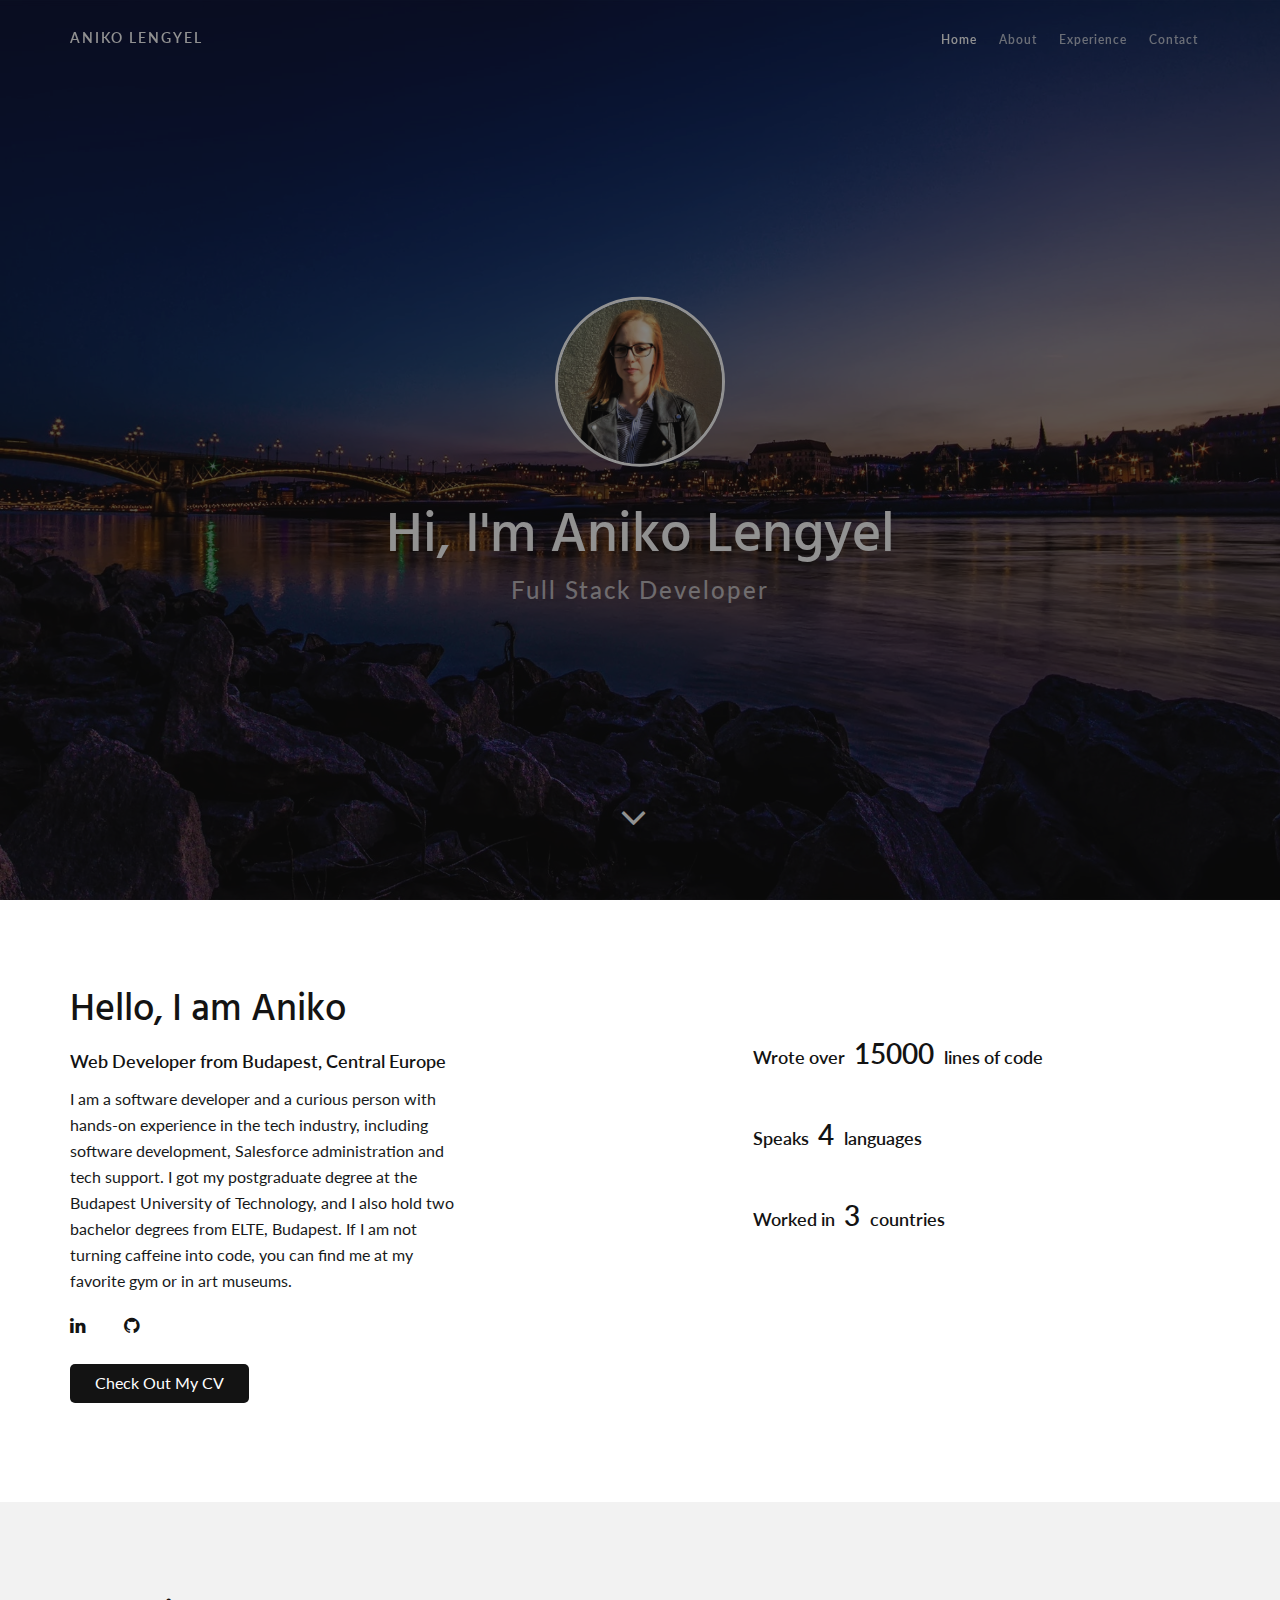
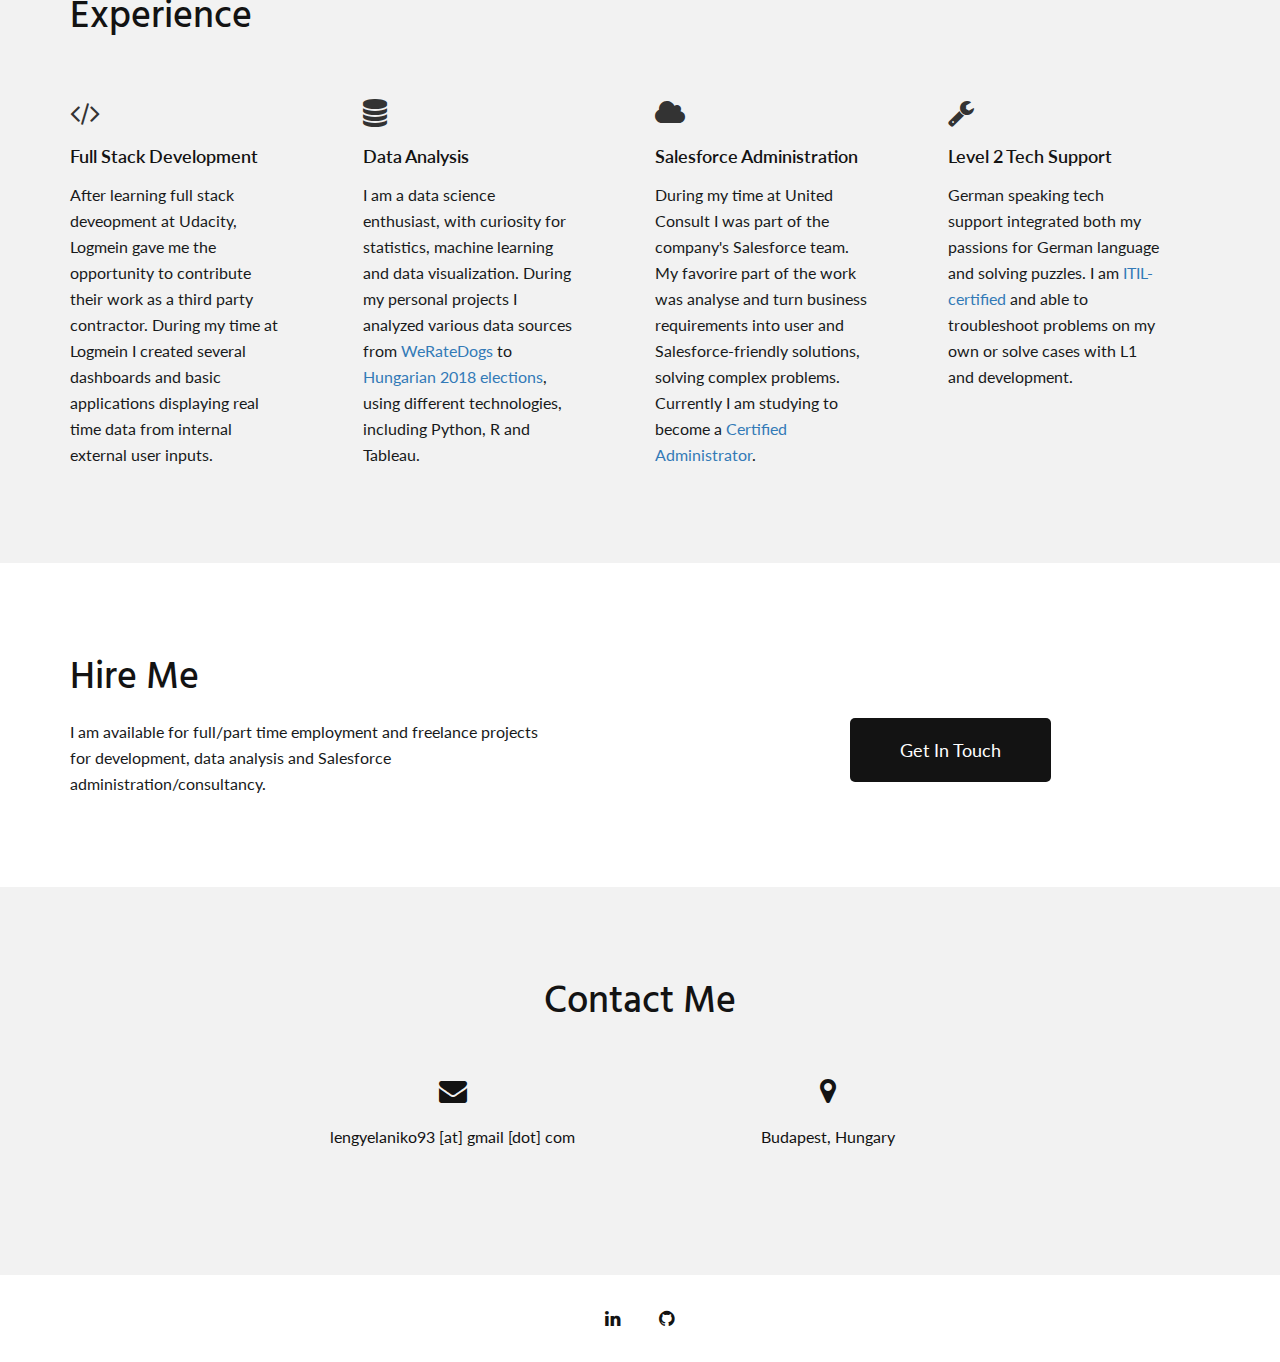
<file: index.html>
<!DOCTYPE html>
<html lang="en">

<head>
	<!-- meta -->
	<meta charset="utf-8">
	<meta http-equiv="X-UA-Compatible" content="IE=edge">
	<meta name="viewport" content="width=device-width, initial-scale=1">
	<title>Aniko - Personal Portfolio</title>

	<!-- tab img -->
	<link rel="icon" href="assets/img/favicon.ico" type="image/x-icon">

	<!-- css plugin -->
	<link rel="stylesheet" href="assets/css/bootstrap.min.css">
	<link rel="stylesheet" href="assets/css/font-awesome.min.css">
	<link rel="stylesheet" href="assets/css/magnific-popup.css">
	<link rel="stylesheet" href="assets/css/flexslider.css">
	<link rel="stylesheet" href="assets/css/aos.css">

	<!-- main css -->
	<link rel="stylesheet" href="assets/css/style.css">
	<link rel="stylesheet" href="assets/css/style-responsives.css">

	<!-- google fonts -->
	<link href="https://fonts.googleapis.com/css?family=Hind:600|Lato:300,400" rel="stylesheet">

	<!--[if lt IE 9]>
      <script src="https://oss.maxcdn.com/html5shiv/3.7.3/html5shiv.min.js"></script>
      <script src="https://oss.maxcdn.com/respond/1.4.2/respond.min.js"></script>
    <![endif]-->

	<!-- fa icons -->


<body>

	<!-- // PRELOADER BEGIN -->
	<div id="preloader">
		<div id="status">
			<div class="loader-revolve center">
				<span></span>
			</div>
		</div>
	</div>
	<!-- // PRELOADER END -->

	<!-- // NAVIGATION BEGIN -->
	<div id="navigation">
		<div class="container">
			<div class="row">
				<div class="col-sm-3">
					<div class="logo">
						<a href="index.html">Aniko Lengyel</a>
					</div>
				</div>

				<div class="col-sm-9">
					<div class="navigation-menu">
						<div class="navbar">
							<div class="navbar-header">
								<button type="button" class="navbar-toggle" data-toggle="collapse" data-target=".navbar-collapse">
									<span class="sr-only">Toggle navigation</span>
									<span class="icon-bar"></span>
									<span class="icon-bar"></span>
									<span class="icon-bar"></span>
								</button>
							</div>

							<div class="navbar-collapse collapse">
								<ul class="nav navbar-nav navbar-right">
									<li><a class="active smoth-scroll" href="#home">Home</a></li>
									<li><a class="smoth-scroll" href="#about">About</a></li>
									<li><a class="smoth-scroll" href="#experience">Experience</a></li>
									<li><a class="smoth-scroll" href="#contact">Contact</a></li>
								</ul>
							</div>
						</div>
					</div>
				</div>
			</div>
		</div>
	</div>
	<!-- // NAVIGATION END -->

	<!-- // HOME BEGIN -->
	<div id="home" class="home-bg" style="background-image: url('assets/img/budapest_bridge.jpeg')" data-stellar-background-ratio="0.6">
		<div class="overlay">
			<div class="container">
				<div class="row">
					<div class="home-text">
						<div class="profile-pic" data-aos="fade-zoom-in" data-aos-easing="ease-in-back" data-aos-delay="300" data-aos-offset="0">
							<img src="assets/img/profile_linkedin_edited_filtered.jpg"/>
						</div>

						<div data-aos="fade-zoom-in" data-aos-easing="ease-in-back" data-aos-delay="300" data-aos-offset="0">
							<h1>Hi, I'm Aniko Lengyel</h1>
							<h3 id="text-rotator">
								<div>Full Stack Developer</div>
								<div>Data Science Enthusiast</div>
								<div>Certified Translator</div>
							</h3>
						</div>
					</div>
					<a class="smoth-scroll" href="#about"><i class="fa fa-angle-down arrow"></i></a>
				</div>
			</div>
		</div>
	</div>
	<!-- // HOME END -->

	<!-- // ABOUT BEGIN -->
	<section id="about">
		<div class="container">
			<div class="row">
				<div class="description col-md-6 col-sm-4 col-xs-12">
					<h2>Hello, I am Aniko</h2>
					<h4>Web Developer from Budapest, Central Europe</h4>
					<p>I am a software developer and a curious person with hands-on experience in the tech industry, including
						software development, Salesforce administration and tech support. I got my postgraduate
						degree at the Budapest University of Technology, and I also hold two bachelor degrees from ELTE, Budapest. If I am not turning caffeine into code, you can find me
						at my favorite gym or in art museums.
					</p>

					<ul class="social-icons">
						<li><a href="#"><i class="fa fa-linkedin"></i></a></li>
						<li><a href="#"><i class="fa fa-github"></i></a></li>
					</ul>

					<p>
						<a href="../assets/Aniko_Lengyel_Resume.pdf" class="btn btn-dark with-arrow smoth-scroll">Check out my CV
							<i class="fa fa-file"></i>
						</a>
					</p>
				</div>

				<div class="facts col-md-5 col-sm-5 col-xs-12">

						<div class="">
							<div class="count-item">
								<div class="count-name-intro inline-block">Wrote over</div>
								<div class="numscroller inline-block counter-padding" data-slno='1' data-min='0' data-max='15000' data-delay='10' data-increment="5">15000</div>
								<div class="count-name-intro inline-block">lines of code</div>
							</div>
						</div>

						<div class="">
							<div class="count-item">
								<div class="count-name-intro inline-block">Speaks</div>
								<div class="numscroller inline-block counter-padding" data-slno='1' data-min='0' data-max='4' data-delay='10' data-increment="5">4</div>
								<div class="count-name-intro inline-block">languages</div>
							</div>
						</div>

						<div class="">
							<div class="count-item">
								<div class="count-name-intro inline-block">Worked in</div>
								<div class="numscroller inline-block counter-padding" data-slno='1' data-min='0' data-max='3' data-delay='10' data-increment="5">3</div>
								<div class="count-name-intro inline-block">countries</div>
							</div>
						</div>

				</div>
			</div>
		</div>
	</section>
	<!-- // ABOUT END -->

	<!-- // SERVICES BEGIN -->
	<section id="experience">
		<div class="container">
			<div class="row">
				<div class="col-md-12">
					<h2>Experience</h2>
				</div>

				<div class="col-md-12">
					<div class="row">

						<div class="col-md-3 col-sm-6">
							<div class="experience-item">
								<i class="fa fa-code fa-2x"></i>
								<h4>Full Stack Development</h4>
								<p>After learning full stack deveopment at Udacity, Logmein gave me the opportunity to contribute their work as a third party contractor.
								During my time at Logmein I created several dashboards and basic applications displaying real time data from internal external user inputs.</p>
							</div>
						</div>

						<div class="col-md-3 col-sm-6">
							<div class="experience-item">
								<i class="fa fa-database fa-2x"></i>
								<h4>Data Analysis</h4>
								<p>I am a data science enthusiast, with curiosity for statistics, machine learning and data visualization.
									During my personal projects I analyzed various data sources from <a href="https://twitter.com/dog_rates">WeRateDogs</a>
									to <a href="https://en.wikipedia.org/wiki/Hungarian_parliamentary_election,_2018">Hungarian 2018 elections</a>, using different technologies,
									including Python, R and Tableau.</p>
							</div>
						</div>

						<div class="col-md-3 col-sm-6">
							<div class="experience-item">
								<i class="fa fa-cloud fa-2x"></i>
								<h4>Salesforce Administration</h4>
								<p>During my time at United Consult I was part of the company's Salesforce team. My favorire part of the work was analyse and turn business requirements into
									user and Salesforce-friendly solutions, solving complex problems. Currently I am studying to become a <a href="http://certification.salesforce.com/administratoroverview">Certified Administrator</a>.</p>
							</div>
						</div>

						<div class="col-md-3 col-sm-6">
							<div class="experience-item">
								<i class="fa fa-wrench fa-2x"></i>
								<h4>Level 2 Tech Support</h4>
								<p>German speaking tech support integrated both my passions for German language and solving puzzles.
								I am <a href="https://www.axelos.com/certifications/itil-certifications/itil-foundation-level"> ITIL-certified </a> and able to troubleshoot problems on my own or solve cases with L1 and development.</p>
							</div>
						</div>

					</div>
				</div>
			</div>
		</div>
	</section>
	<!-- // SERVICES END -->

	<!-- // HIRE BEGIN -->
	<section id="hire">
		<div class="container">
			<div class="row">
				<div class="col-md-8 col-sm-6 col-xs-12">
					<h2>Hire Me</h2>
					<p>
						I am available for full/part time employment and freelance projects for development, data analysis and Salesforce
						administration/consultancy.
					</p>
				</div>

				<div class="col-md-4 col-sm-6 col-xs-12">
					<p>
						<a href="#contact" class="btn-dark btn btn-lg smoth-scroll">Get in Touch</a>
					</p>
				</div>
			</div>
		</div>
	</section>
	<!-- // HIRE END -->

	<!-- // CONTACT BEGIN -->
	<section id="contact">
		<div class="container text-center">
			<div class="row">
				<div class="col-md-12 text-center">
					<h2>Contact Me</h2>
				</div>

				<div class="address-icons col-md-8 col-md-offset-2">
					<div class="col-md-6 col-sm-6">
						<i class="fa fa-envelope fa-2x"></i>
						<p>lengyelaniko93 [at] gmail [dot] com</p>
					</div>

					<div class="col-md-6 col-sm-6">
						<i class="fa fa-map-marker fa-2x"></i>
						<p>
						Budapest, Hungary
						</p>
					</div>

				</div>
			</div>
		</div>
	</section>
	<!-- // CONTACT END-->

	<!-- // FOOTER BEGIN -->
	<footer id="footer">
		<div class="container">
			<div class="col-md-12 text-center">
				<ul class="social-icons-footer">
					<li><a href="https://www.linkedin.com/in/aniko-lengyel"><i class="fa fa-linkedin"></i></a></li>
					<li><a href="https://github.com/anikolengyel"><i class="fa fa-github"></i></a></li>
				</ul>

			</div>
		</div>
	</footer>
	<!-- // FOOTER END -->




	<!-- js plugin -->
	<script src="assets/js/jquery.js"></script>
	<script src="assets/js/bootstrap.min.js"></script>
	<script src="assets/js/jquery.stellar.min.js"></script>
	<script src="assets/js/text-rotate.js"></script>
	<!-- <script src="assets/js/numscroller.js"></script> -->
	<script src="assets/js/jquery.appear.js"></script>
	<script src="assets/js/progress-bar.min.js"></script>
	<script src="assets/js/jquery.mixitup.js"></script>
	<script src="assets/js/jquery.magnific-popup.min.js"></script>
	<script src="assets/js/magnific-popup-options.js"></script>
	<script src="assets/js/jquery.flexslider-min.js"></script>
	<script src="assets/js/aos.js"></script>
	<script src="assets/js/app.js"></script>

	<!-- main js -->
	<script src="assets/js/main.js"></script>
</body>

</html>
</file>
<file: assets/css/style.css>
/*
* Dew Templates (Personal Portofolio)
* Created by : vavelo
* Version : 1.1
*/

/* INDEX OF CONTENTS CSS
=================================================
  XX. GOOGLE FONTS & FONTS FAMILY
  01. TYPOGRAPHY
  02. GENERAL
  03. PRELOADER
  04. NAVIGATION
  05. HOME
  06. ABOUT
  07. SKILLS
  08. PORTFOLIO
  09. SERVICES
  10. HIRE
  11. TESTIMONIALS
  12. BLOG
  13. CONTACT
  14. BLOG POST
  15. POST
*/

/* XX. GOOGLE FONTS & FONTS FAMILY
=================================================*/

/*
font-family: 'Hind', sans-serif;
font-family: 'Lato', sans-serif;
*/

/* 01. TYPOGRAPHY
=================================================*/

h1,
h2 {
	font-family: 'Hind', sans-serif;
	margin: 0;
	padding: 0;
}

h3,
h4,
h5,
h6,
p,
a {
	font-family: 'Lato', sans-serif;
	margin: 0;
	padding: 0;
}

h2 {
	font-size: 2.7em;
	margin-bottom: 20px;
	color: #131313;
}

h4 {
	font-weight: 600;
	margin-bottom: 15px;
	color: #131313;
}

p {
	color: #181a1b;
	font-size: 16px;
}

/* 02. GENERAL
=================================================*/

body {
	font-family: 'Lato', sans-serif;
	line-height: 26px;
	margin: 0;
	padding: 0;
}

.btn {
	padding: 8px 25px;
	text-transform: capitalize;
	-webkit-border-radius: 5px;
	-moz-border-radius: 5px;
	-ms-border-radius: 5px;
	border-radius: 5px;
	margin-right: 4px;
	margin-bottom: 4px;
	-webkit-transition: 0.5s;
	-o-transition: 0.5s;
	transition: 0.5s;
	font-size: 16px;
}

.btn:hover,
.btn:active,
.btn:focus {
	box-shadow: none !important;
	outline: none !important;
}

.btn-lg {
	padding: 20px 50px;
	font-size: 18px;
}

.btn-light {
	background: #48b14d;
	color: #fff;
	border: none;
}

.btn-light:hover,
.btn-light:focus,
.btn-light:active {
	background: #616161 !important;
	color: #fff;
	visibility: visible;
	opacity: 1;
}

.btn-dark {
	background: #131313;
	color: #fff;
	border: none;
}

.btn-dark:hover,
.btn-dark:focus,
.btn-dark:active {
	background: #38255e !important;
	visibility: visible;
	color: #fff;
}

.btn.with-arrow {
	position: relative;
	-webkit-transition: 0.3s;
	-o-transition: 0.3s;
	transition: 0.3s;
}

.btn.with-arrow:hover {
	padding-right: 50px;
}

.btn.with-arrow i {
	visibility: hidden;
	opacity: 0;
	position: absolute;
	right: 0px;
	top: 50%;
	margin-top: -8px;
	-webkit-transition: 0.2s;
	-o-transition: 0.2s;
	transition: 0.2s;
}

.btn.with-arrow:hover i {
	color: #fff;
	right: 18px;
	visibility: visible;
	opacity: 1;
}

/* 03. PRELOADER
=================================================*/

#preloader {
	position: fixed;
	background: #131313;
	top: 0;
	left: 0;
	right: 0;
	bottom: 0;
	-webkit-background-size: cover;
	-moz-background-size: cover;
	-o-background-size: cover;
	background-size: cover;
	height: 100%;
	z-index: 10000;
}

#status {
	position: absolute;
	left: 0;
	top: 0;
	right: 0;
	bottom: 0;
	display: flex;
	justify-content: center;
	align-items: center;
	transition: opacity .5s ease-in-out;
}

.loader-revolve {
	height: 32px;
	width: 32px;
}

.loader-revolve::after {
	position: absolute;
	display: block;
	background: #fff;
	content: "";
	top: 0;
	left: 0;
	bottom: 0;
	right: 0;
	margin: auto;
	width: 12px;
	height: 12px;
	top: 0;
	left: 0;
	bottom: 0;
	right: 0;
	margin: auto;
	border-radius: 50%;
	-webkit-animation: loader-revolve-1 2s cubic-bezier(0.770, 0.000, 0.175, 1.000) infinite;
	animation: loader-revolve-1 2s cubic-bezier(0.770, 0.000, 0.175, 1.000) infinite;
}

@-webkit-keyframes loader-revolve-1 {
	0% {
		-webkit-transform: scale(0);
		opacity: 0;
	}
	50% {
		-webkit-transform: scale(1);
		opacity: 1;
	}
	100% {
		-webkit-transform: scale(0);
		opacity: 0;
	}
}

@keyframes loader-revolve-1 {
	0% {
		transform: scale(0);
		opacity: 0;
	}
	50% {
		transform: scale(1);
		opacity: 1;
	}
	100% {
		transform: scale(0);
		opacity: 0;
	}
}

.loader-revolve span {
	display: block;
	position: absolute;
	top: 0;
	left: 0;
	bottom: 0;
	right: 0;
	margin: auto;
	height: 32px;
	width: 32px;
	-webkit-animation: loader-revolve-2 2s cubic-bezier(0.770, 0.000, 0.175, 1.000) infinite;
	animation: loader-revolve-2 2s cubic-bezier(0.770, 0.000, 0.175, 1.000) infinite;
}

@-webkit-keyframes loader-revolve-2 {
	0% {
		-webkit-transform: rotate(0deg);
	}
	50% {
		-webkit-transform: rotate(180deg);
	}
	100% {
		-webkit-transform: rotate(360deg);
	}
}

@keyframes loader-revolve-2 {
	0% {
		transform: rotate(0deg);
	}
	50% {
		transform: rotate(180deg);
	}
	100% {
		transform: rotate(360deg);
	}
}

.loader-revolve span::before,
.loader-revolve span::after {
	content: "";
	display: block;
	position: absolute;
	top: 0;
	left: 0;
	bottom: 0;
	right: 0;
	margin: auto;
	height: 12px;
	width: 12px;
	background: #fff;
	border-radius: 50%;
	-webkit-animation: loader-revolve-3 2s cubic-bezier(0.770, 0.000, 0.175, 1.000) infinite;
	animation: loader-revolve-3 2s cubic-bezier(0.770, 0.000, 0.175, 1.000) infinite;
}

@-webkit-keyframes loader-revolve-3 {
	0% {
		-webkit-transform: translate3d(0, 0, 0) scale(1);
	}
	50% {
		-webkit-transform: translate3d(-16px, 0, 0) scale(.5);
	}
	100% {
		-webkit-transform: translate3d(0, 0, 0) scale(1);
	}
}

@keyframes loader-revolve-3 {
	0% {
		transform: translate3d(0, 0, 0) scale(1);
	}
	50% {
		transform: translate3d(-16px, 0, 0) scale(.5);
	}
	100% {
		transform: translate3d(0, 0, 0) scale(1);
	}
}

.loader-revolve span::after {
	-webkit-animation: loader-revolve-4 2s cubic-bezier(0.770, 0.000, 0.175, 1.000) infinite;
	animation: loader-revolve-4 2s cubic-bezier(0.770, 0.000, 0.175, 1.000) infinite;
}

@-webkit-keyframes loader-revolve-4 {
	0% {
		-webkit-transform: translate3d(0, 0, 0) scale(1);
	}
	50% {
		-webkit-transform: translate3d(16px, 0, 0) scale(.5);
	}
	100% {
		-webkit-transform: translate3d(0, 0, 0) scale(1);
	}
}

@keyframes loader-revolve-4 {
	0% {
		transform: translate3d(0, 0, 0) scale(1);
	}
	50% {
		transform: translate3d(16px, 0, 0) scale(.5);
	}
	100% {
		transform: translate3d(0, 0, 0) scale(1);
	}
}

/* 04. NAVIGATION
=================================================*/

#navigation {
	position: fixed;
	left: 0;
	top: 0;
	width: 100%;
	z-index: 1000;
	-webkit-transition: all 0.4s ease-out;
	transition: all 0.4s ease-out;
}

.logo {
	padding-top: 28px;
	-webkit-transition: all 0.3s ease-out;
	transition: all 0.3s ease-out;
}

.logo a {
	color: #fff;
	font-size: 1em;
	font-weight: 600;
	letter-spacing: 2px;
	display: block;
	text-decoration: none;
	text-transform: uppercase;
}

.navigation-menu .navbar-nav li a {
	color: rgba(255, 255, 255, 0.71);
	font-size: 0.9em;
	font-weight: 600;
	letter-spacing: 1px;
	line-height: 18.15px;
	padding: 30px 13px;
	-webkit-transition: .3s;
	transition: .3s;
}

.navigation-menu .navbar-nav .active {
	color: #fff;
}

.navigation-menu .navbar-nav li a:hover {
	color: #fff;
	background: none;
	-webkit-transition: all 0.3s ease-out;
	transition: all 0.3s ease-out;
}

.nav li a:focus,
.nav li a:hover {
	color: rgba(255, 255, 255, 0.8);
	background: none;
	-webkit-transition: all 0.3s ease-out;
	transition: all 0.3s ease-out;
}

.navbar {
	margin: 0;
}

.nav-bg {
	background: #fff;
	border-bottom: 1px solid #f0f0f0;
	-webkit-transition: all 0.3s ease-out;
	transition: all 0.3s ease-out;
}

.nav-bg .logo {
	padding-top: 18px;
	-webkit-transition: all 0.3s ease-out;
	transition: all 0.3s ease-out;
}

.nav-bg .logo a {
	color: #131313;
}

.nav-bg .navigation-menu .navbar-nav li a {
	color: #131313;
	padding: 20px 13px;
	-webkit-transition: .3s;
	transition: .3s;
}

.nav-bg .navigation-menu .navbar-nav li a:hover {
	color: #38255e;
}

.nav-bg .navbar-nav>.active>a,
.nav-bg .navbar-nav>.active>a:hover,
.nav-bg .navbar-nav>.active>a:focus {
	color: white !important;
	background-color: transparent;
	background-color: #38255e !important;
}

/* 05. HOME
=================================================*/

#home {
	height: 100vh;
}

.home-bg {
	position: relative;
	width: 100%;
	height: 100%;
	background-size: cover;
	z-index: 1;
	background-repeat: no-repeat;
}

.overlay:after {
	position: absolute;
	background: rgba(0, 0, 0, 0.4);
	width: 100%;
	height: 100%;
	left: 0;
	top: 0;
	content: "";
	z-index: 1;
}

.home-text {
	position: absolute;
	text-align: center;
	top: 50%;
	left: 50%;
	transform: translate(-50%, -50%);
	width: 80%;
	z-index: 100;
}

.profile-pic img {
	width: 170px;
	height: 170px;
	border-radius: 50%;
	border: 3px solid #fff;
	margin: 0 auto;
}

.home-text h1 {
	color: #fff;
	font-size: 4em;
	line-height: 80px;
	margin-top: 30px;
}

.home-text h3 {
	color: rgba(255, 255, 255, 0.66);
	letter-spacing: 2px;
}

.arrow {
	color: #fff;
	font-size: 3em;
	white-space: nowrap;
	position: absolute;
	right: 0;
	bottom: 50px;
	left: 0;
	margin: auto;
	width: 40px;
	height: 40px;
	-webkit-transition: all 500ms ease-in-out;
	-moz-transition: all 750ms ease-in-out;
	-ms-transition: all 750ms ease-in-out;
	-o-transition: all 750ms ease-in-out;
	transition: all 750ms ease-in-out;
	z-index: 100;
}

.lift {
	bottom: 64px;
}

.display-table {
	display: table;
	width: 100%;
	height: 100%;
}

.display-table-cell {
	display: table-cell;
	vertical-align: middle;
}

/* 06. ABOUT
=================================================*/

#about {
	padding: 90px 0 75px;
	background: #fff;
}

#about h2 {
	margin-top: 0;
}

.description {
	max-width: 100%;
	width: 38em;
}

.description p {
	margin-bottom: 20px;
}

.social-icons {
	padding-left: 0px;
}

.social-icons li {
	display: inline-block;
	display: -moz-inline-stack;
	list-style: none;
	margin: 0;
	padding: 0;
}

.social-icons li a {
	color: #131313;
	background: rgba(42, 41, 41, 0);
	display: inline-block;
	display: -moz-inline-stack;
	width: 50px;
	height: 40px;
	box-sizing: border-box;
	-webkit-transition: all ease-in-out 0.3s;
	transition: all ease-in-out 0.3s;
}

.social-icons li a:hover {
	color: #48b14d;
}

.social-icons li a i {
	font-size: 1.3em;
}

.facts {
	float: right;
	margin-top: 30px;
}

.count-item {
	margin-right: 0;
	margin-bottom: 20px;
}

.numscroller {
	color: #131313;
	font-size: 2em;
	font-weight: 600;
	margin-bottom: 15px;
	margin-top: 20px;
	font-family: 'Lato', sans-serif;
}

.count-name-intro {
	color: #131313;
	font-size: 1.3em;
	font-weight: 600;
	font-family: 'Lato', sans-serif;
}

.inline-block {
	display: inline-block;
}

.counter-padding {
	padding-right: 0.2em;
	padding-left: 0.2em;
}

/* 07. SKILLS
=================================================*/

#skills {
	padding: 95px 0 50px;
	background: #f2f2f2;
}

#skills h2 {
	margin-bottom: 50px;
}

.skills-right {
	float: right;
}

.progress-box {
	margin-bottom: 50px;
}

.progress-box p {
	font-weight: 600;
	margin-bottom: 10px;
}

.progress {
	background-color: rgba(26, 26, 26, 0.31);
	height: 20px;
	border-radius: 4px;
	overflow: hidden;
	-webkit-box-shadow: inset 0 1px 2px rgba(0, 0, 0, .1);
	box-shadow: inset 0 1px 2px rgba(0, 0, 0, .1);
}

.progress-box .progress {
	box-shadow: none;
	height: 3px;
}

.progress-box .progress-bar {
	transition-duration: 2000ms;
	transition-property: all;
	transition-timing-function: cubic-bezier(0.7, 1, 0.7, 1);
}

.bg-color-base {
	background: #48b14d !important;
}

.color-heading {
	color: #131313 !important;
}

/* 08. PORTFOLIO
=================================================*/

#portfolio {
	padding: 90px 0 80px;
	background: #fff;
}

#port-image .mix {
	display: none;
}

.filter {
	position: relative;
	display: inline-block;
	color: #131313;
	font-size: 1em;
	font-weight: 600;
	padding: 6px 17px;
	margin: 0 3px;
	font-family: 'Lato', sans-serif;
}

.filter-btn {
	padding: 6px 10px;
	margin-top: 30px;
	margin-bottom: 35px;
	cursor: pointer;
}

.filter-btn .active {
	background-color: #131313;
	color: #fff;
	border-radius: 7px;
	border: none;
	margin-left: 0;
	-webkit-transition: all .2s ease-in-out .2s;
	transition: all .2s ease-in-out .2s;
}

.filter-btn .active:hover {
	background-color: #38255e;
}

.grid {
	position: relative;
	margin: 0 auto;
	padding: 1em 0 1em;
	max-width: 1000px;
	list-style: none;
	text-align: center;
}

.grid figure {
	position: relative;
	float: left;
	overflow: hidden;
	margin: 2px 0;
	min-width: 358px;
	max-width: 358px;
	max-height: 290px;
	width: 48%;
	text-align: center;
	cursor: pointer;
}

.port-desc {
	position: relative;
	display: inline-block;
	overflow: hidden;
	color: #131313;
	margin: 8px 5px;
	min-width: 230px;
	max-width: 315px;
	width: 100%;
	line-height: 1.2em;
	text-align: center;
}

.port-desc *,
.port-desc *:before,
.port-desc *:after {
	-webkit-box-sizing: border-box;
	box-sizing: border-box;
	-webkit-transition: all 0.35s ease;
	transition: all 0.35s ease;
}

.port-desc:before {
	position: absolute;
	background-color: #fff;
	top: 10px;
	bottom: 10px;
	left: 10px;
	right: 10px;
	content: '';
	opacity: 0;
	-webkit-transform: scale(0.1);
	transform: scale(0.1);
	-webkit-transition: all 0.35s ease;
	transition: all 0.35s ease;
}

.port-desc img {
	max-width: 100%;
	vertical-align: top;
}

.port-desc figcaption {
	position: absolute;
	top: 0;
	bottom: 0;
	left: 0;
	right: 0;
	align-items: center;
	display: flex;
	flex-direction: column;
	justify-content: center;
	opacity: 0;
	padding: 0 30px;
}

.port-desc h3 {
	text-transform: uppercase;
	margin: 0 0 6px;
	letter-spacing: 2px;
}

.port-desc p {
	margin: 0 0 10px;
	opacity: 0.6;
}

.port-desc .icons {
	width: 100%;
}

.port-desc a {
	margin: 2px;
	display: inline-block;
}

.port-desc a i {
	background-color: #333333;
	color: #131313;
	text-align: center;
	border-radius: 3px;
	display: block;
	line-height: 34px;
	width: 34px;
}

.port-desc a i:before {
	color: #fff;
}

.port-desc:hover:before,
.port-desc.hover:before {
	opacity: 1;
	-webkit-transform: scale(1);
	transform: scale(1);
}

.port-desc:hover figcaption,
.port-desc.hover figcaption {
	-webkit-transition-delay: 0.2s;
	transition-delay: 0.2s;
	opacity: 1;
}

/* 09. SERVICES
=================================================*/

#experience {
	padding: 95px 0 65px;
	background: #f2f2f2;
}

#experience h2 {
	margin-bottom: 30px;
}

.experience-item {
	padding: 30px 50px 30px 0;
}

.experience-item i {
	margin-bottom: 20px;
}

/* 10. HIRE
=================================================*/

#hire {
	padding: 95px 0 90px;
	background: #fff;
}

#hire p {
	width: 30em;
	max-width: 100%;
}

#hire .btn {
	margin-top: 60px;
}

/* 11. TESTIMONIAL
=================================================*/

#testimonial {
	padding: 90px 0 120px;
	position: relative;
	background-size: cover;
	width: 100%;
	height: 100%;
	background-attachment: fixed;
}

#testimonial .overlay {
	position: absolute;
	background: rgba(153, 195, 230, 0.1);
	left: 0;
	right: 0;
	bottom: 0;
	top: 0;
	z-index: 1;
}

#testimonial .flexslider {
	position: relative;
	width: 60%;
	z-index: 2;
	margin: 0 auto;
}

.testimonial-slider .avatar {
	width: 82px;
	height: 82px;
	background-color: #fff;
	border-radius: 50%;
	border: none;
	border: 3px solid #fff;
	margin: 0 auto;
	vertical-align: middle;
	overflow: hidden;
}

.testimonial-slider .avatar img {
	width: 82px;
	height: auto;
}

.testimonial-slider h2 {
	color: #fff;
	font-family: 'Lato', sans-serif;
	font-style: italic;
	font-size: 1.7em;
	line-height: 45px;
	margin: 30px 0;
}

.testimonial-slider p {
	color: #fff;
	font-weight: 600;
}

/* 12. BLOG
=================================================*/

#blog {
	padding: 90px 0 95px;
	background: #fff;
}

.blog-item {
	width: 100%;
	float: left;
}

.blog-item .blog-img {
	width: 100%;
	float: left;
	overflow: hidden;
	position: relative;
	z-index: 1;
	margin-top: 40px;
	margin-bottom: 20px;
}

.blog-item .blog-img img {
	position: relative;
	max-width: 100%;
	-webkit-transform: scale(1);
	-moz-transform: scale(1);
	-ms-transform: scale(1);
	-o-transform: scale(1);
	transform: scale(1);
	-webkit-transition: 0.9s;
	-o-transition: 0.9s;
	transition: 0.9s;
}

.blog-item .blog-desc h4 {
	letter-spacing: 1px;
	margin-bottom: 10px;
}

.blog-item .blog-desc h4 a {
	color: #252525;
	text-decoration: none;
}

.blog-item .blog-desc p {
	margin-bottom: 15px;
}

.blog-item:hover .blog-img img {
	-webkit-transform: scale(1.2);
	-moz-transform: scale(1.2);
	-ms-transform: scale(1.2);
	-o-transform: scale(1.2);
	transform: scale(1.2);
}

/* 13. CONTACT
=================================================*/

#contact {
	padding: 95px 0 95px;
	background: #f2f2f2;
}

#contact h2 {
	margin-bottom: 45px;
}

#contact .address-icons p {
	color: #131313;
	margin-bottom: 30px;
}

#contact-form button {
	margin-top: 15px;
}

#contact i.fa {
	color: #131313;
	font-size: 2em;
	line-height: 45px;
	margin-bottom: 10px;
}

#contact .text-danger {
	color: #636363;
	text-align: left;
}

label {
	float: left;
}

label.error {
	color: #515769;
	font-size: 13px;
	font-weight: 300;
	margin: 0 0 15px 0;
}

#contact .form-control {
	display: block;
	background-color: #fff;
	color: #131313;
	width: 100%;
	padding: 6px 12px;
	line-height: 1.42857143;
	background-image: none;
	border: 0;
	border-radius: 2px;
	-webkit-box-shadow: none;
	box-shadow: none;
	-webkit-transition: none;
	-o-transition: none;
	transition: none;
}

#contact .form-control:focus {
	border-color: inherit;
	outline: 0;
	-webkit-box-shadow: transparent;
	box-shadow: transparent;
}

.form-control::-webkit-input-placeholder {
	color: #595959;
	font-size: 0.9em;
}

.form-control:-moz-placeholder {
	color: #595959;
	font-size: 0.9em;
}

.form-control::-moz-placeholder {
	color: #595959;
	font-size: 0.9em;
}

.form-control:-ms-input-placeholder {
	color: #595959;
	font-size: 0.9em;
}

textarea {
	resize: none;
}

fieldset {
	border: 0px;
	margin: 0;
	padding: 0
}

.success {
	padding: 1em;
	color: #fff;
	background-color: #48b14d;
	border: 1px solid #d6e9c6;
	-webkit-border-radius: 4px;
	-moz-border-radius: 4px;
	border-radius: 4px;
	margin-top: 30px;
}

.error {
	padding: 1em;
	color: #fff;
	background-color: #616161;
	border: 1px solid #d6e9c6;
	-webkit-border-radius: 4px;
	-moz-border-radius: 4px;
	border-radius: 4px;
	margin-top: 30px;
}

/* 14. BLOG POST
=================================================*/

#header {
	background-color: #777777;
	background: no-repeat center center;
	background-attachment: scroll;
	-webkit-background-size: cover;
	-moz-background-size: cover;
	background-size: cover;
	-o-background-size: cover;
	background-position: center center;
	margin-bottom: 50px;
}

#header .overlay-blog:after {
	position: absolute;
	background: rgba(0, 0, 0, 0.7);
	left: 0;
	top: 0;
	width: 100%;
	height: 100%;
	content: "";
	z-index: -1;
}

#header .site-heading,
#header .post-heading,
#header .page-heading {
	color: #fff;
	padding: 100px 0 50px;
}

#header .site-heading,
#header .page-heading {
	text-align: center;
}

#header .site-heading h1,
#header .page-heading h1 {
	font-size: 50px;
	margin-top: 0;
}

#header .site-heading .subheading,
#header .page-heading .subheading {
	display: block;
	font-size: 24px;
	font-weight: 300;
	line-height: 1.1;
	margin: 10px 0 0;
}

#header .post-heading h1 {
	font-size: 35px;
}

#header .post-heading .subheading,
#header .post-heading .meta {
	display: block;
	line-height: 1.1;
}

#header .post-heading .subheading {
	font-size: 24px;
	font-weight: 600;
	margin: 10px 0 30px;
}

#header .post-heading .meta {
	font-style: italic;
	font-weight: 300;
	font-size: 20px;
}

#header .post-heading .meta a {
	color: #fff;
}

.post-container {
	margin: 0 auto;
	width: 45em;
	padding: 60px 0;
}

.post-container img {
	max-width: 100%;
	padding: 40px 0;
}

#footer {
	padding: 20px 0 27px;
	background: #fff;
}

#footer-post {
	padding: 20px 0 0;
	background: #fff;
	border-top: 1px solid #f0f0f0;
	margin-top: 100px;
}

#footer p {
	color: #131313;
}

.social-icons-footer {
	margin: 0 auto;
	padding: 0;
}

.social-icons-footer li {
	margin: 0;
	padding: 0;
	list-style: none;
	display: -moz-inline-stack;
	display: inline-block;
}

.social-icons-footer li a {
	color: #131313;
	background: rgba(42, 41, 41, 0);
	font-size: 1.3em;
	display: -moz-inline-stack;
	display: inline-block;
	width: 50px;
	height: 40px;
	padding: 10px 10px 8px 10px;
	box-sizing: border-box;
	-webkit-transition: all ease-in-out 0.3s;
	transition: all ease-in-out 0.3s;
	margin-bottom: 0;
}

.social-icons-footer li a:hover {
	color: #131313;
}

/* 15. FOOTER
=================================================*/

#footer {
	padding: 20px 0 27px;
	background: #fff;
}

#footer-post {
	background: #f3f3f3;
	padding: 30px 0;
	margin-top: 100px;
}

#footer p {
	color: #131313;
}

.social-icons-footer {
	margin: 0 auto;
	padding: 0;
}

.social-icons-footer li {
	display: -moz-inline-stack;
	display: inline-block;
	margin: 0;
	padding: 0;
	list-style: none;
}

.social-icons-footer li a {
	color: #131313;
	background: rgba(42, 41, 41, 0);
	font-size: 1.3em;
	display: -moz-inline-stack;
	display: inline-block;
	padding: 10px 10px 8px 10px;
	width: 50px;
	height: 40px;
	box-sizing: border-box;
	-webkit-transition: all ease-in-out 0.3s;
	transition: all ease-in-out 0.3s;
	margin-bottom: 0;
}

.social-icons-footer li a:hover {
	color: #48b14d;
}
</file>
<file: assets/css/style-responsives.css>
/* XX. PHONE
=================================================*/

@media only screen and (min-width:300px) and (max-width: 640px) {
	/* TYPOGRAPHY */
	h2 {
		font-size: 35px;
		line-height: 45px;
		font-weight: 600;
	}
	/* NAVIGATION */
	.navbar-toggle .icon-bar {
		background: #f8f8f8;
	}
	.nav-bg .navbar-toggle .icon-bar {
		background: #303030;
	}
	.navbar-toggle {
		margin-right: 0px;
		margin-top: -30px;
	}
	.navbar {
		min-height: 0px;
	}
	.navigation-menu .navbar-nav li a {
		padding: 11px 15px;
		color: #303030;
	}
	.navigation-menu .navbar-nav .active {
		color: #48b14d;
	}
	.navigation-menu .navbar-nav li a:hover {
		color: #737373;
	}
	.nav-bg .navigation-menu .navbar-nav li a:hover {
		color: #737373;
	}
	.nav-bg .navigation-menu .navbar-nav li a {
		padding: 11px 15px;
	}
	.navbar-fixed-bottom .navbar-collapse,
	.navbar-fixed-top .navbar-collapse {
		max-height: 420px;
	}
	.navbar-toggle {
		margin-top: -30px;
	}
	.navbar-collapse {
		background: #fff;
	}
	.nav-bg .navbar-collapse {
		background: #fff;
	}
	.custom-navbar .nav li.active>a {
		border-bottom: 2px solid transparent !important;
		color: #636363;
	}
	/* HOME */
	.home-text {
		top: 45%;
	}
	.profile-pic img {
		padding: 0;
		margin: 0 auto;
		margin-bottom: 16px;
	}
	.home-text h1 {
		font-size: 2.2em;
		font-weight: 500;
		line-height: 60px;
	}
	.home-text h3 {
		font-size: 1.6em;
	}
	.arrow {
		font-size: 3em;
		bottom: 90px;
		margin: auto;
		width: 40px;
		height: 40px;
	}
	.lift {
		bottom: 104px;
	}
	/* ABOUT */
	#about {
		padding: 40px 0 50px;
	}
	#about h2 {
		margin-top: 30px;
	}
	.facts {
		float: left;
	}
	.numscroller {
		font-size: 25px;
		font-weight: 600;
	}
	.count-name-intro {
		font-size: 17px;
		font-weight: 600;
	}
	/* SKILLS */
	#skills {
		padding: 70px 0 30px;
	}
	.progress-box {
		margin-left: 0;
		margin-right: 0;
		margin-bottom: 50px;
	}
	/* PORTFOLIO */
	#portfolio {
		padding: 70px 0 60px;
	}
	.filter-btn {
		margin-top: 30px;
		margin-bottom: 0;
	}
	.filter {
		margin: 8px 5px;
		font-weight: 600;
	}
	.grid figure {
		padding: 0;
		margin: 0;
		min-width: 100%;
		max-width: 100%;
		max-height: 100%;
		width: 48%;
	}
	/* SERVICES */
	#experience {
		padding: 70px 0 30px;
	}
	#experience h2 {
		margin-bottom: 50px;
	}
	.experience-item {
		padding: 0;
		margin-bottom: 40px;
	}
	/* HIRE */
	#hire {
		padding: 65px 0 70px;
	}
	#hire .btn {
		margin-top: 30px;
		float: left;
	}
	.btn-lg {
		padding: 18px 48px;
		font-size: 18px;
	}
	/* TESTIMONIAL */
	#testimonial {
		padding: 75px 0 95px;
	}
	#testimonial .flexslider {
		width: 90%;
	}
	.testimonial-slider h2 {
		font-size: 1.3em;
	}
	.flex-control-paging li a {
		margin-top: -100px;
		height: 8px;
		width: 8px;
	}
	/* BLOG */
	#blog {
		padding: 70px 0 70px;
	}
	.blog-item {
		margin-bottom: 0px;
	}
	.blog-item .blog-img {
		margin-bottom: 20px;
		margin-top: 35px;
	}
	.post-container {
        margin: 0 auto;
        width: 100%;
        padding: 5rem 1.3rem;
    }
	/* CONTACT */
	#contact {
		padding: 70px 0 70px;
	}
	/* FOOTER */
	.social-icons-footer li a {
		width: 45px;
	}
}

/* XX. TABLET
=================================================*/

@media only screen and (min-width: 768px) and (max-width: 1280px) {
	/* NAVIGATION */
	.logo {
		padding-top: 25px;
		-webkit-transition: all 0.3s ease-out;
		transition: all 0.3s ease-out;
	}
	.navigation-menu .navbar-nav li a {
		padding: 30px 11px;
		font-size: 12px;
	}
	.nav-bg .navigation-menu .navbar-nav li a {
		padding: 30px 11px;
		font-size: 12px;
	}
	.nav-bg .logo {
		padding-top: 28px;
	}
	/* ABOUT */
	.description {
		max-width: 100%;
		width: 30em;
	}
	.facts {
		margin-top: 30px;
		margin-left: 10px;
	}
	.count-item {
		margin-bottom: 20px;
	}
	/* TESTIMONIAL */
	.testimonial-slider h2 {
		font-size: 1.4em;
	}
}

/* XX. LAPTOP 1024 SCREEN
=================================================*/

@media only screen and (min-width: 766px) and (max-width: 1024px) {
	/* TYPOGRAPHY */
	h2 {
		font-size: 2.3em;
	}
	h4 {
		font-weight: 600;
		margin-bottom: 16px;
	}
	p {
		font-size: 14px;
	}
	/* GENERAL */
	.btn {
		font-size: 14px;
	}
	.btn-lg {
		padding: 18px 48px;
		font-size: 16px;
	}
	/* NAVIGATION */
	.logo a {
		font-size: 0.8em;
	}
	.navigation-menu .navbar-nav li a {
		font-size: 0.7em;
	}
	.nav-bg .logo {
		padding-top: 18px;
		-webkit-transition: all 0.3s ease-out;
		transition: all 0.3s ease-out;
	}
	.nav-bg .navigation-menu .navbar-nav li a {
		color: #131313;
		padding: 18px 11px;
		-webkit-transition: .3s;
		transition: .3s;
		font-size: 0.7em;
	}
	/* HOME */
	.home-text h1 {
		font-size: 2.6em;
		line-height: 50px;
		margin-top: 20px;
	}
	.home-text h3 {
		font-size: 1.3em;
	}
	.profile-pic img {
		width: 100px;
		height: 100px;
	}
	.arrow {
		font-size: 2em;
		width: 40px;
		height: 40px;
		bottom: 30px;
	}
	.lift {
		bottom: 44px;
	}
	/* ABOUT */
	.facts {
		float: right;
		margin-top: 30px;
	}
	.numscroller {
		font-size: 1.8em;
		font-weight: 600;
		margin-bottom: 10px;
	}
	.count-name-intro {
		font-size: 16px;
		font-weight: 600;
	}
	/* PORTFOLIO */
	.filter {
		font-size: 0.9em;
		font-weight: 600;
	}
	.grid figure {
		margin: 2px;
		padding: 0;
		min-width: 90%;
		max-width: 90%;
		max-height: 90%;
		width: 48%;
	}
	/* SERVICES */
	.experience-list .col-md-3 {
		padding: 0;
		margin-right: 75px;
	}
	.testimonial-slider h2 {
		font-size: 1.5em;
	}
}

/* XX.
=================================================*/

@media only screen and (min-width:768px) {
	/* PRELOADER */
	.preloader {
		height: 60px;
		width: 60px;
		margin-top: -30px;
		margin-left: -30px;
	}
	.preloader:before {
		left: -2px;
		top: -2px;
		border-width: 2px;
	}
	.preloader>.icon {
		height: 37.5px;
		width: 15.9px;
		margin-top: -18.75px;
		margin-left: -7.95px;
	}
	/* NAVIGATION */
	.custom-navbar {
		padding: 0px;
		background: 0 0;
	}
	.custom-navbar.top-nav-collapse {
		padding: 0px;
		background: #fff;
		border-bottom: 1px solid #f3f3f3;
		-webkit-transition: all .8s;
		transition: all .8s;
	}
	/* BLOG POST */
	#header .site-heading,
	#header .post-heading,
	#header .page-heading {
		padding: 150px 0;
	}
	#header .site-heading h1,
	#header .page-heading h1 {
		font-size: 80px;
	}
	#header .post-heading h1 {
		font-size: 55px;
	}
	#header .post-heading .subheading {
		font-size: 30px;
	}
}

/* XX.
=================================================*/

@media only screen and (min-width:1200px) {
	/* PRELOADER */
	.preloader {
		height: 60px;
		width: 60px;
		margin-top: -30px;
		margin-left: -30px;
	}
	.preloader>.icon {
		height: 50px;
		width: 21.2px;
		margin-top: -25px;
		margin-left: -10.6px;
	}
}
</file>
